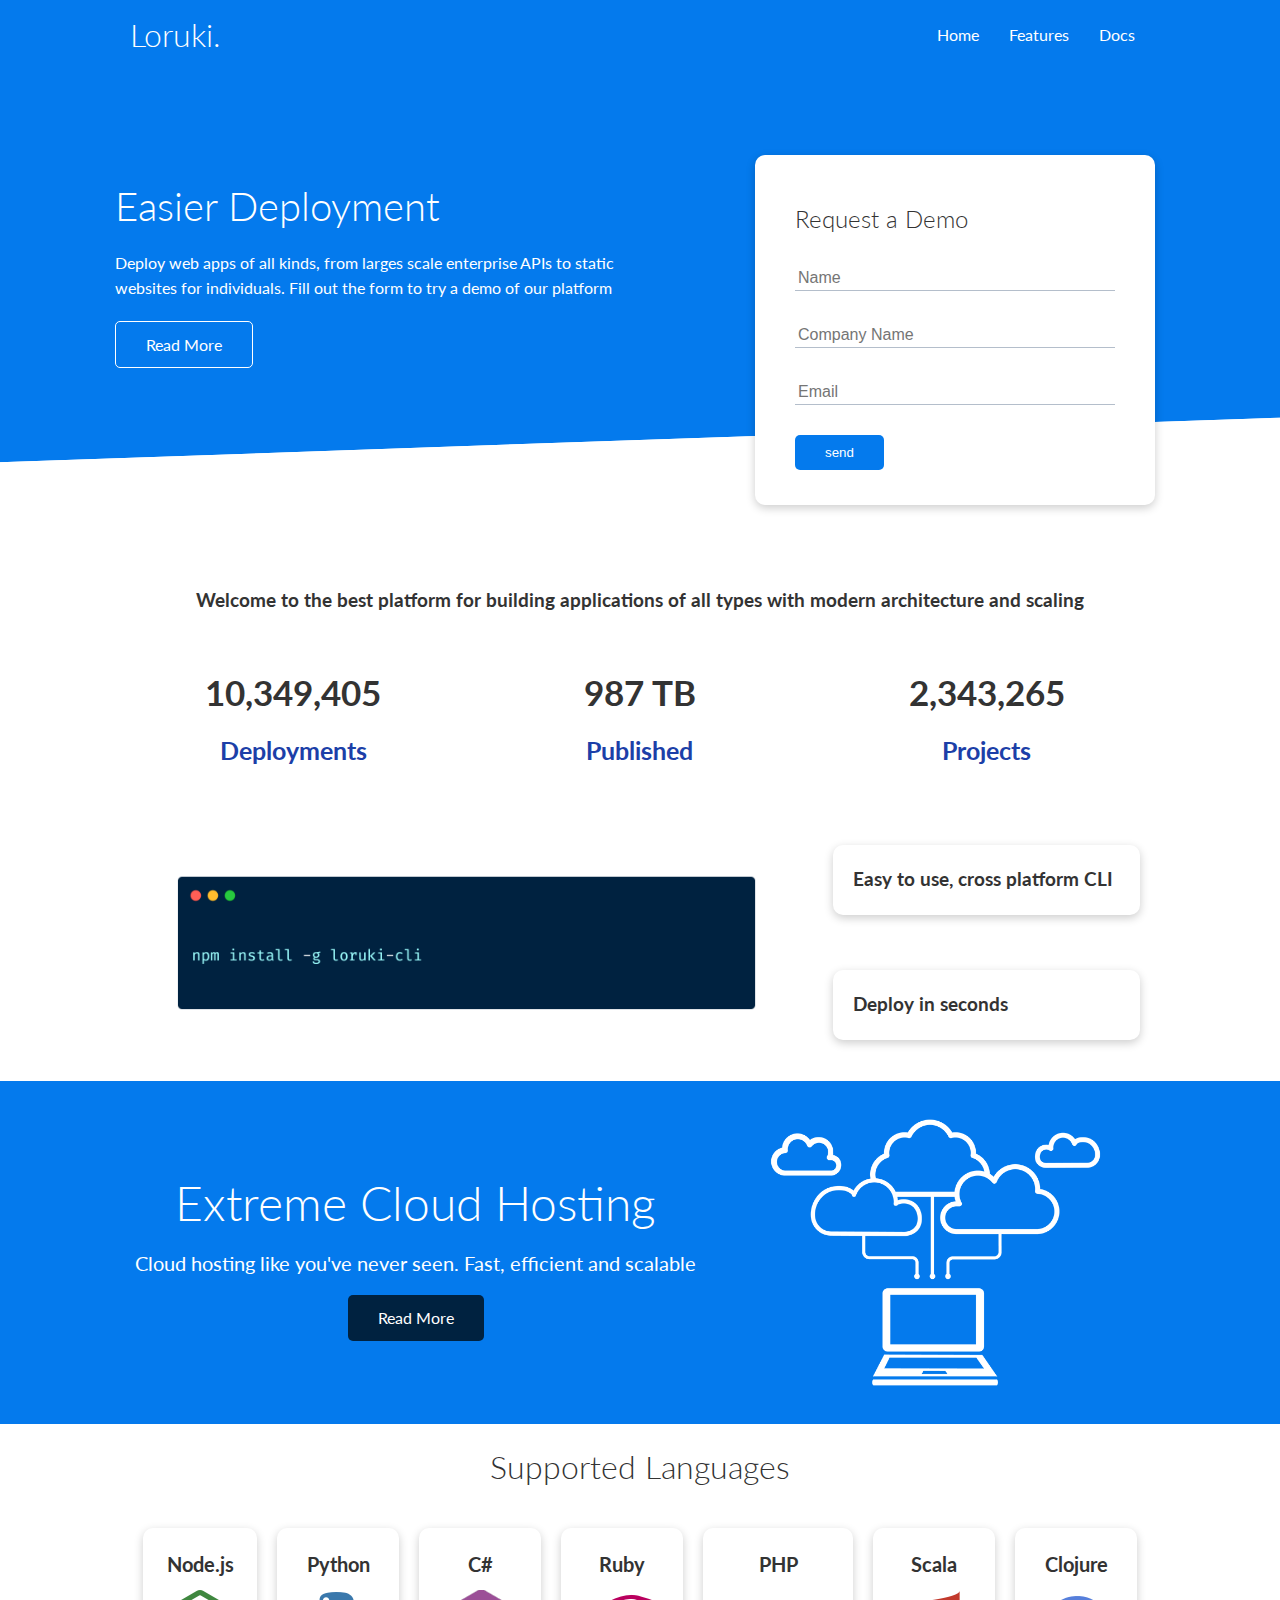
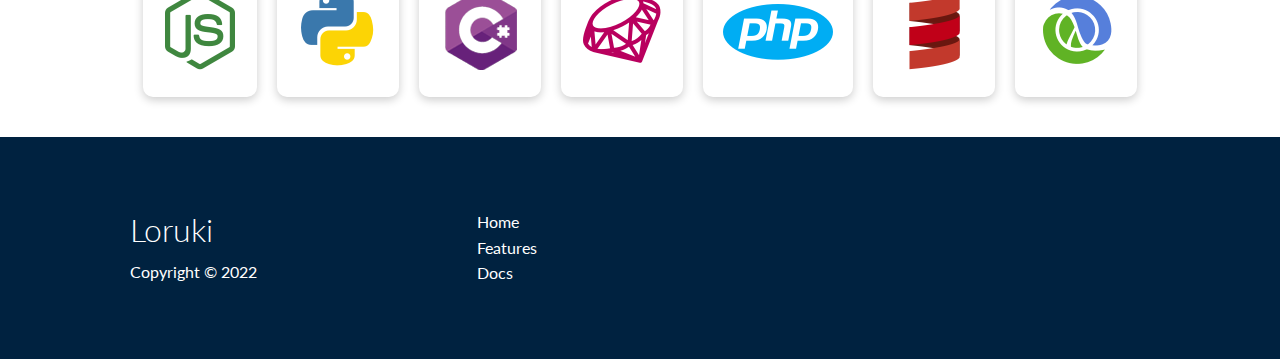
<file: index.html>
<!DOCTYPE html>
<html lang="en">
<head>
    <meta charset="UTF-8">
    <meta name="viewport" content="width=device-width, initial-scale=1.0">
    <link rel="stylesheet" href="https://cdnjs.cloudflare.com/ajax/libs/font-awesome/6.2.0/css/all.min.css" integrity="sha512-xh6O/CkQoPOWDdYTDqeRdPCVd1SpvCA9XXcUnZS2FmJNp1coAFzvtCN9BmamE+4aHK8yyUHUSCcJHgXloTyT2A==" crossorigin="anonymous" referrerpolicy="no-referrer" />
    <link rel="stylesheet" href="css/utilities.css">
    <link rel="stylesheet" href="css/style.css">
    <title>Loruki | Cloud Hosting For Everyone</title>
</head>
<body>
    <!-- Navbar -->
    <div class="navbar">
        <div class="container flex">
            <h1 class="logo">Loruki.</h1>
            <nav>
                <ul>
                    <li><a href="index.html">Home</a></li>
                    <li><a href="features.html">Features</a></li>
                    <li><a href="docs.html">Docs</a></li>
                </ul>
            </nav>
        </div>
    </div>

    <!-- Showcase -->
    <section class="showcase">
        <div class="container grid">
            <div class="showcase-text">
                <h1>Easier Deployment</h1>
                <p>Deploy web apps of all kinds, from larges scale enterprise APIs to static websites for individuals. Fill out the form to try a demo of our platform</p>
                <a href="features.html" class="btn btn-outline">Read More</a>
            </div>

            <div class="showcase-form card">
                <h2>Request a Demo</h2>
                <form>
                    <div class="form-control">
                        <input type="text" name="name" placeholder="Name" required>
                    </div>
                    <div class="form-control">
                        <input type="text" name="company" placeholder="Company Name" required>
                    </div>
                    <div class="form-control">
                        <input type="email" name="email" placeholder="Email" required>
                    </div>
                    <input type="submit" value="send" class="btn btn-primary">
                </form>
            </div>
        </div>
    </section>

    <!-- Stats -->
    <section class="stats">
        <div class="container">
            <h3 class="stats-heading text-center my-1"> <!-- 'my' refers to 'margin on y-axis' -->
                Welcome to the best platform for building applications of all types with modern architecture and scaling
            </h3>

            <div class="grid grid-3 text-center my-4">
                <div>
                    <i class="fas fa-server fa-3x"></i>
                    <h3>10,349,405</h3>
                    <p class="text-secondary">Deployments</p>
                </div>
                <div>
                    <i class="fas fa-upload fa-3x"></i>
                    <h3>987 TB</h3>
                    <p class="text-secondary">Published</p>
                </div>
                <div>
                    <i class="fas fa-project-diagram fa-3x"></i>
                    <h3>2,343,265</h3>
                    <p class="text-secondary">Projects</p>
                </div>
            </div>
        </div>
    </section>

    <!-- CLI -->
    <section class="cli">
        <div class="container grid">
            <img src="images/cli.png" alt="command line interface">
            <div class="card">
                <h3>Easy to use, cross platform CLI</h3>
            </div>
            <div class="card">
                <h3>Deploy in seconds</h3>
            </div>
        </div>
    </section>

    <!-- Cloud -->
    <section class="cloud bg-primary my-2 py-2">
        <div class="container grid">
            <div class="text-center">
                <h2 class="lg">Extreme Cloud Hosting</h2>
                <p class="lead my-1">Cloud hosting like you've never seen. Fast, efficient and scalable</p>
                <a href="features.html" class="btn btn-dark">Read More</a>
            </div>
            <img src="images/cloud.png" alt="some PC's connected to a cloud host">
        </div>
    </section>

    <!-- Languages -->
    <section class="languages">
        <h2 class="md text-center my-2">
            Supported Languages 
        </h2>
        <div class="container flex">
            <div class="card">
                <h4>Node.js</h4>
                <img src="images/logos/node.png" alt="node.js logo">
            </div>
            <div class="card">
                <h4>Python</h4>
                <img src="images/logos/python.png" alt="python logo">
            </div>
            <div class="card">
                <h4>C#</h4>
                <img src="images/logos/csharp.png" alt="c sharp logo">
            </div>
            <div class="card">
                <h4>Ruby</h4>
                <img src="images/logos/ruby.png" alt="ruby logo">
            </div>
            <div class="card">
                <h4>PHP</h4>
                <img src="images/logos/php.png" alt="php logo">
            </div>
            <div class="card">
                <h4>Scala</h4>
                <img src="images/logos/scala.png" alt="scala logo">
            </div>
            <div class="card">
                <h4>Clojure</h4>
                <img src="images/logos/clojure.png" alt="clojure logo">
            </div>
        </div>
    </section>

    <!-- Footer -->
    <footer class="footer bg-dark py-5">
        <div class="container grid grid-3">
            <div>
                <h1>Loruki</h1>
                <p>Copyright &copy; 2022</p>
            </div>
            <nav>
                <ul>
                    <li><a href="index.html">Home</a></li>
                    <li><a href="features.html">Features</a></li>
                    <li><a href="docs.html">Docs</a></li>
                </ul>
            </nav>
            <div class="social">
                <a href="#"><i class="fab fa-github fa-2x"></i></a>
                <a href="#"><i class="fab fa-facebook fa-2x"></i></a>
                <a href="#"><i class="fab fa-instagram fa-2x"></i></a>
                <a href="#"><i class="fab fa-twitter fa-2x"></i></a>
            </div>
        </div>
    </footer>
</body>
</html>
</file>
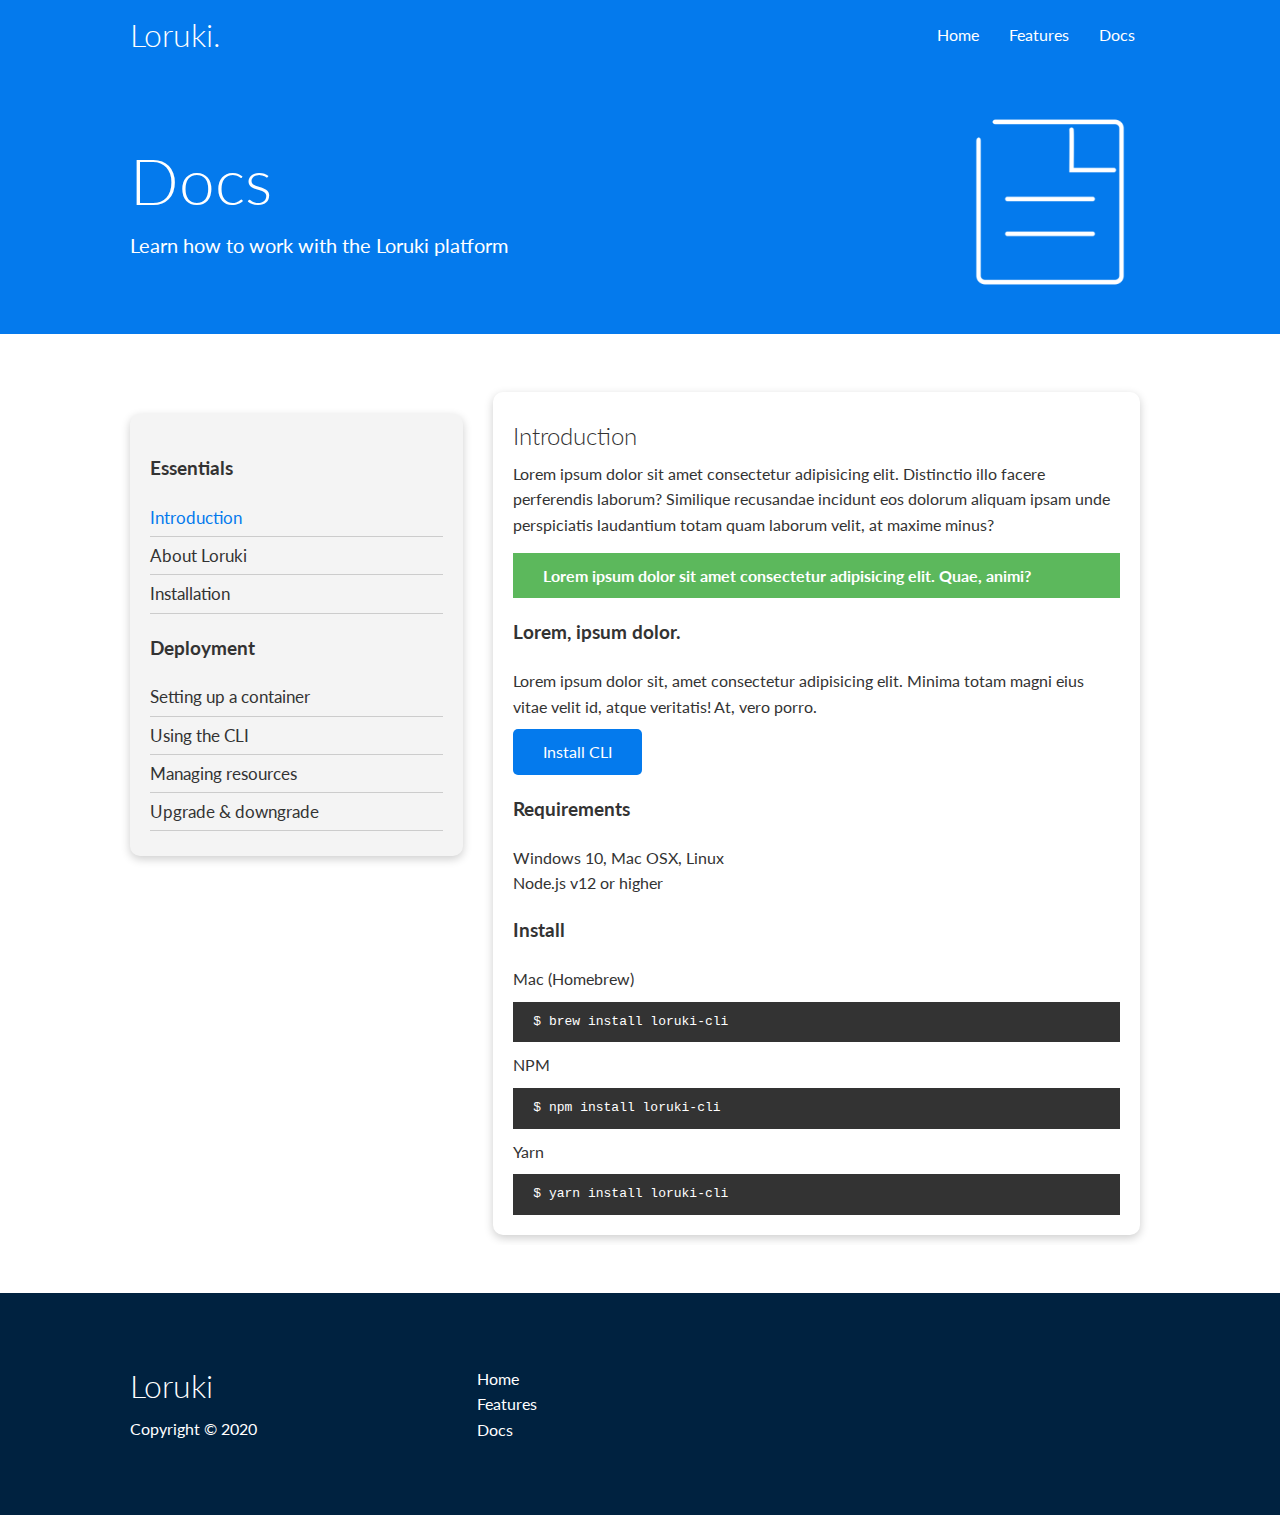
<file: docs.html>
<!DOCTYPE html>
<html lang="en">
<head>
    <meta charset="UTF-8">
    <meta name="viewport" content="width=device-width, initial-scale=1.0">
    <link rel="stylesheet" href="https://cdnjs.cloudflare.com/ajax/libs/font-awesome/6.2.0/css/all.min.css" integrity="sha512-xh6O/CkQoPOWDdYTDqeRdPCVd1SpvCA9XXcUnZS2FmJNp1coAFzvtCN9BmamE+4aHK8yyUHUSCcJHgXloTyT2A==" crossorigin="anonymous" referrerpolicy="no-referrer" />
    <link rel="stylesheet" href="css/utilities.css">
    <link rel="stylesheet" href="css/style.css">
    <title>Loruki | Cloud Hosting For Everyone</title>
</head>
<body>
    <!-- Navbar -->
    <div class="navbar">
        <div class="container flex">
            <h1 class="logo">Loruki.</h1>
            <nav>
                <ul>
                    <li><a href="index.html">Home</a></li>
                    <li><a href="features.html">Features</a></li>
                    <li><a href="docs.html">Docs</a></li>
                </ul>
            </nav>
        </div>
    </div>

    <!-- Head -->
    <section class="docs-head bg-primary py-3">
        <div class="container grid">
            <div>
                <h1 class="xl">Docs</h1>
                <p class="lead">
                    Learn how to work with the Loruki platform
                </p>
            </div>
            <img src="images/docs.png" alt="">
        </div>
    </section>

    <!-- Docs main -->
    <section class="docs-main my-4">
        <div class="container grid">
            <div class="card bg-light my-3">
                <h3 class="my-2">Essentials</h3>
                <nav>
                    <ul>
                        <li><a class="text-primary" href="#">Introduction</a></li>
                        <li><a href="#">About Loruki</a></li>
                        <li><a href="#">Installation</a></li>
                    </ul>
                </nav>

                <h3 class="my-2">Deployment</h3>
                <nav>
                    <ul>
                        <li><a href="#">Setting up a container</a></li>
							<li><a href="#">Using the CLI</a></li>
							<li><a href="#">Managing resources</a></li>
							<li><a href="#">Upgrade & downgrade</a></li>
                    </ul>
                </nav>
            </div>
            <div class="card">
                <h2>Introduction</h2>
                <p>Lorem ipsum dolor sit amet consectetur adipisicing elit. Distinctio illo facere perferendis laborum? Similique recusandae incidunt eos dolorum aliquam ipsam unde perspiciatis laudantium totam quam laborum velit, at maxime minus?</p>

                <div class="alert alert-success">
                    <i class="fas fa-info"></i> Lorem ipsum dolor sit amet consectetur adipisicing elit. Quae, animi?
                </div>

                <h3>Lorem, ipsum dolor.</h3>
                <p>Lorem ipsum dolor sit, amet consectetur adipisicing elit. Minima totam magni eius vitae velit id, atque veritatis! At, vero porro.</p>
                <a href="#" class="btn btn-primary">Install CLI</a>

                <h3>Requirements</h3>
                <ul>
                    <li>Windows 10, Mac OSX, Linux</li>
                    <li>Node.js v12 or higher</li>
                </ul>

                <h3>Install</h3>
                <p>Mac (Homebrew)</p>
                <pre><code>$ brew install loruki-cli</code></pre>
                <p>NPM</p>
                <pre><code>$ npm install loruki-cli</code></pre>
                <p>Yarn</p>
                <pre><code>$ yarn install loruki-cli</code></pre>

            </div>
        </div>
    </section>
    
    <!-- Footer -->
    <footer class="footer bg-dark py-5">
        <div class="container grid grid-3">
            <div>
                <h1>Loruki
                </h1>
                <p>Copyright &copy; 2020</p>
            </div>
            <nav>
                <ul>
                    <li><a href="index.html">Home</a></li>
                    <li><a href="features.html">Features</a></li>
                    <li><a href="docs.html">Docs</a></li>
                </ul>
            </nav>
            <div class="social">
                <a href="#"><i class="fab fa-github fa-2x"></i></a>
                <a href="#"><i class="fab fa-facebook fa-2x"></i></a>
                <a href="#"><i class="fab fa-instagram fa-2x"></i></a>
                <a href="#"><i class="fab fa-twitter fa-2x"></i></a>
            </div>
        </div>
    </footer>
</body>
</html>
</file>
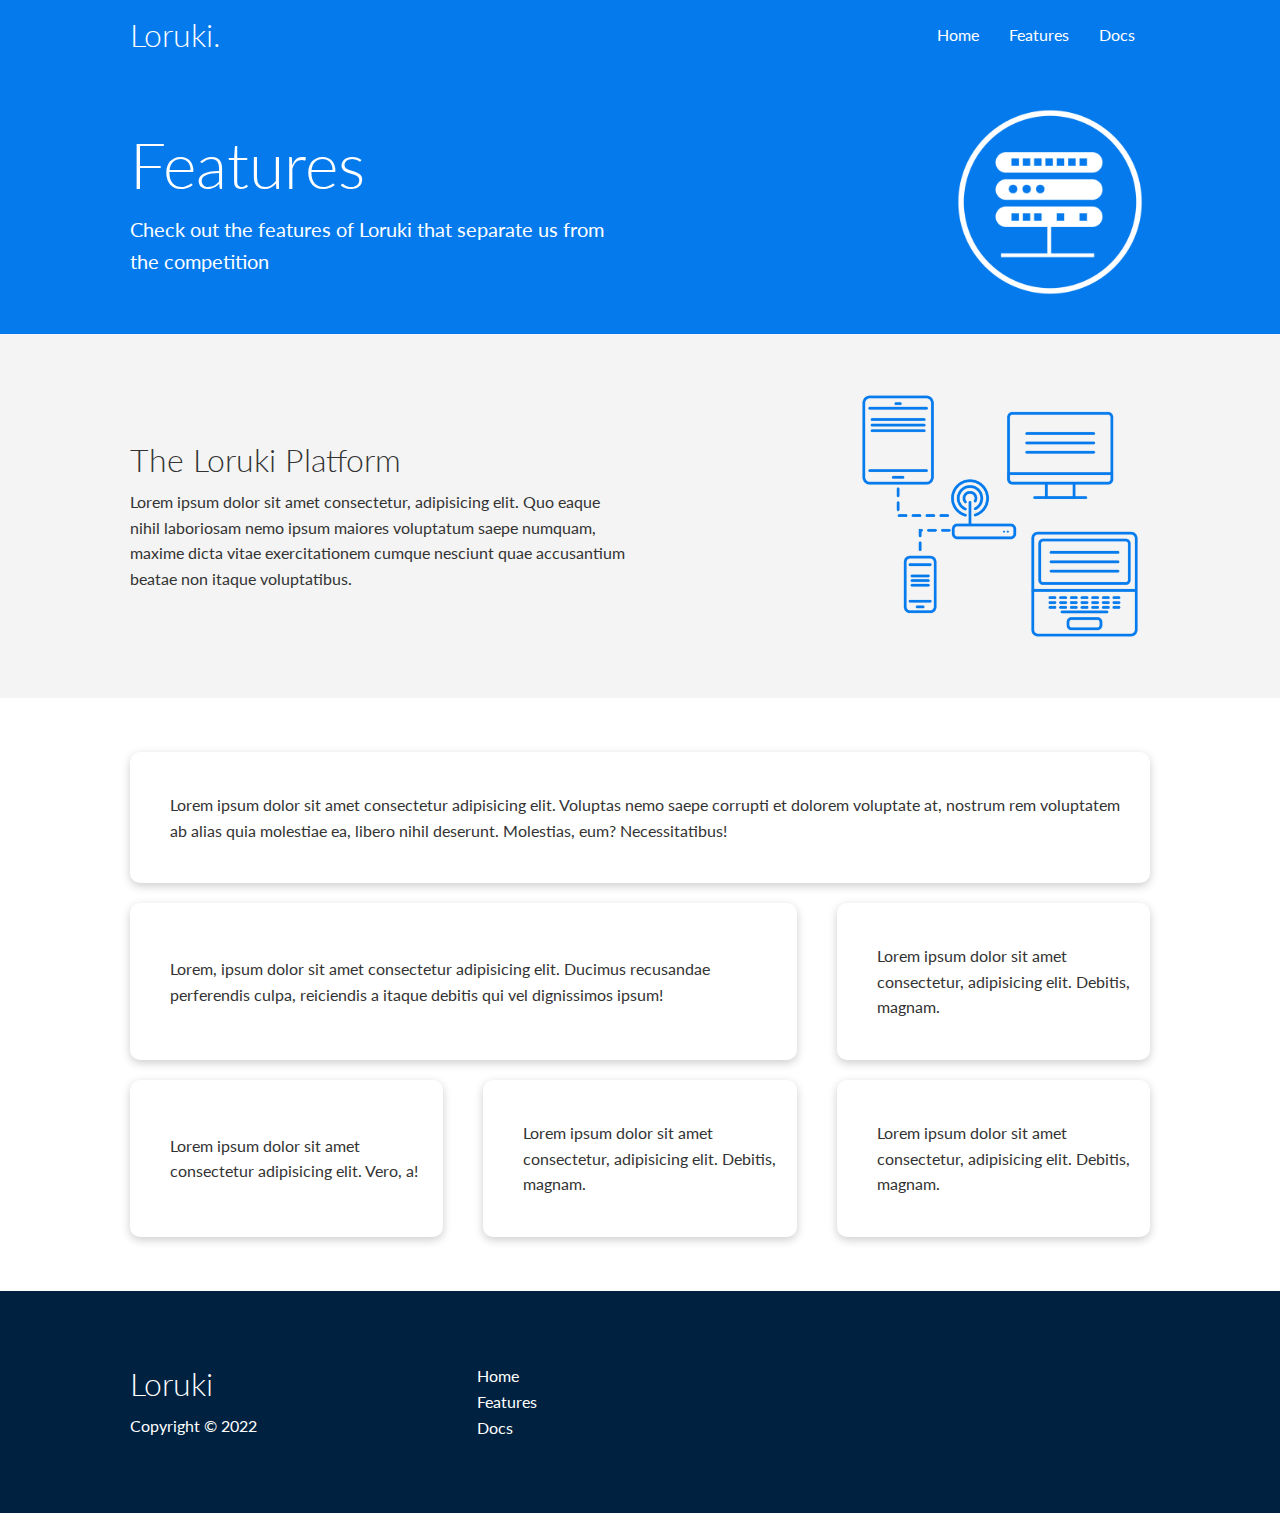
<file: features.html>
<!DOCTYPE html>
<html lang="en">
<head>
    <meta charset="UTF-8">
    <meta name="viewport" content="width=device-width, initial-scale=1.0">
    <link rel="stylesheet" href="https://cdnjs.cloudflare.com/ajax/libs/font-awesome/6.2.0/css/all.min.css" integrity="sha512-xh6O/CkQoPOWDdYTDqeRdPCVd1SpvCA9XXcUnZS2FmJNp1coAFzvtCN9BmamE+4aHK8yyUHUSCcJHgXloTyT2A==" crossorigin="anonymous" referrerpolicy="no-referrer" />
    <link rel="stylesheet" href="css/utilities.css">
    <link rel="stylesheet" href="css/style.css">
    <title>Loruki | Cloud Hosting For Everyone</title>
</head>
<body>
    <!-- Navbar -->
    <div class="navbar">
        <div class="container flex">
            <h1 class="logo">Loruki.</h1>
            <nav>
                <ul>
                    <li><a href="index.html">Home</a></li>
                    <li><a href="features.html">Features</a></li>
                    <li><a href="docs.html">Docs</a></li>
                </ul>
            </nav>
        </div>
    </div>

    <!-- Head -->
    <section class="features-head bg-primary py-3">
        <div class="container grid">
            <div>
                <h1 class="xl">Features</h1>
                <p class="lead">
                    Check out the features of Loruki that separate us from the competition
                </p>
            </div>
            <img src="images/server.png" alt="minimal server">
        </div>
    </section>

    <!-- Sub head -->
    <section class="features-sub-head bg-light py-3">
        <div class="container grid">
            <div>
                <h1 class="md">The Loruki Platform</h1>
                <p>
                    Lorem ipsum dolor sit amet consectetur, adipisicing elit. Quo eaque nihil laboriosam nemo ipsum maiores voluptatum saepe numquam, maxime dicta vitae exercitationem cumque nesciunt quae accusantium beatae non itaque voluptatibus.
                </p>
            </div>
            <img src="images/server2.png" alt="minimal server">
        </div>
    </section>

    <section class="features-main my-2">
        <div class="container grid grid-3">
            <div class="card flex">
                <i class="fas fa-server fa-3x"></i>
                <p>Lorem ipsum dolor sit amet consectetur adipisicing elit. Voluptas nemo saepe corrupti et dolorem voluptate at, nostrum rem voluptatem ab alias quia molestiae ea, libero nihil deserunt. Molestias, eum? Necessitatibus!</p>
            </div>
            <div class="card flex">
                <i class="fas fa-network-wired fa-3x"></i>
                <p>
                    Lorem, ipsum dolor sit amet consectetur adipisicing elit. Ducimus
                    recusandae perferendis culpa, reiciendis a itaque debitis qui vel
                    dignissimos ipsum!
                </p>
            </div>
            <div class="card flex">
                <i class="fas fa-laptop-code fa-3x"></i>
                <p>
                    Lorem ipsum dolor sit amet consectetur, adipisicing elit. Debitis,
                    magnam.
                </p>
            </div>
            <div class="card flex">
                <i class="fas fa-database fa-3x"></i>
                <p>
                    Lorem ipsum dolor sit amet consectetur adipisicing elit. Vero, a!
                </p>
            </div>
            <div class="card flex">
                <i class="fas fa-power-off fa-3x"></i>
                <p>
                    Lorem ipsum dolor sit amet consectetur, adipisicing elit. Debitis,
                    magnam.
                </p>
            </div>
            <div class="card flex">
                <i class="fas fa-upload fa-3x"></i>
                <p>
                    Lorem ipsum dolor sit amet consectetur, adipisicing elit. Debitis,
                    magnam.
                </p>
            </div>
        </div>
    </section>

    <!-- Footer -->
    <footer class="footer bg-dark py-5">
        <div class="container grid grid-3">
            <div>
                <h1>Loruki</h1>
                <p>Copyright &copy; 2022</p>
            </div>
            <nav>
                <ul>
                    <li><a href="index.html">Home</a></li>
                    <li><a href="features.html">Features</a></li>
                    <li><a href="docs.html">Docs</a></li>
                </ul>
            </nav>
            <div class="social">
                <a href="#"><i class="fab fa-github fa-2x"></i></a>
                <a href="#"><i class="fab fa-facebook fa-2x"></i></a>
                <a href="#"><i class="fab fa-instagram fa-2x"></i></a>
                <a href="#"><i class="fab fa-twitter fa-2x"></i></a>
            </div>
        </div>
    </footer>
</body>
</html>
</file>
<file: css/utilities.css>
.container {
    max-width: 1100px;
    margin: 0 auto;
    overflow: auto;
    padding: 0 40px;
}

.card {
    background-color: #FFF;
    color: #333;
    border-radius: 10px;
    box-shadow: 0 3px 10px rgba(0, 0, 0, 0.2);
    padding: 20px;
    margin: 10px;
}

.btn {
    display: inline-block;
    padding: 10px 30px;
    cursor: pointer;
    background-color: var(--primary-color);
    color: #FFF;
    border: none;
    border-radius: 5px; 
}

.btn-outline {
    background-color: transparent;
    border: 1px solid #FFF;
}

.btn:hover {
    transform: scale(0.98);
}

/* Backgrounds & Colored buttons */
.bg-primary,
.btn-primary {
    background-color: var(--primary-color);
    color: #FFF;
}

.bg-secondary,
.btn-secondary {
    background-color: var(--secondary-color);
    color: #FFF;
}

.bg-dark,
.btn-dark {
    background-color: var(--dark-color);
    color: #FFF;
}

.bg-light,
.btn-light {
    background-color: var(--light-color);
    color: #333;
}

.bg-primary a,
.btn-primary a,
.bg-secondary a,
.btn-secondary a,
.bg-dark a,
.btn-dark a {
    color: #FFF;
}

/* Text colors */
.text-primary {
    color: var(--primary-color);
}

.text-secondary {
    color: var(--secondary-color);
}

.text-dark {
    color: var(--dark-color);    
}

.text-light {
    color: var(--light-color);   
}

/* Text sizes */
.lead {
    font-size: 20px;
}

.sm {
    font-size: 1rem;
}

.md {
    font-size: 2rem;
}

.lg {
    font-size: 3rem;
}

.xl {
    font-size: 4rem;
}

.text-center {
    text-align: center;
}

/* Alert */
.alert {
    background-color: var(--light-color);
    padding: 10px 20px;
    font-weight: bold;
    margin: 15px 0;
}

.alert i {
    margin-right: 10px;
}

.alert-success {
    background-color: var(--success-color);
    color: #FFF;
}

.alert-error {
    background-color: var(--error-color);
    color: #FFF;
}

.flex {
    display: flex;
    justify-content: center;
    align-items: center;
    height: 100%;
}

.grid {
    display: grid;
    grid-template-columns: repeat(2, 1fr);
    gap: 20px;
    justify-content: center;
    align-items: center;
    height: 100%;
}

.grid-3 {
    grid-template-columns: repeat(3, 1fr);
}

/* Margin */
.my-1 {
    margin: 1rem 0;
}
.my-2 {
    margin: 1.5rem 0;
}
.my-3 {
    margin: 2rem 0;
}
.my-4 {
    margin: 3rem 0;
}
.my-5 {
    margin: 4rem 0;
}
.m-1 {
    margin: 1rem 0;
}
.m-2 {
    margin: 1.5rem 0;
}
.m-3 {
    margin: 2rem 0;
}
.m-4 {
    margin: 3rem 0;
}
.m-5 {
    margin: 4rem 0;
}

/* Padding */
.py-1 {
    padding: 1rem 0;
}
.py-2 {
    padding: 1.5rem 0;
}
.py-3 {
    padding: 2rem 0;
}
.py-4 {
    padding: 3rem 0;
}
.py-5 {
    padding: 4rem 0;
}
.p-1 {
    padding: 1rem 0;
}
.p-2 {
    padding: 1.5rem 0;
}
.p-3 {
    padding: 2rem 0;
}
.p-4 {
    padding: 3rem 0;
}
.p-5 {
    padding: 4rem 0;
}
</file>
<file: css/style.css>
@import url('https://fonts.googleapis.com/css2?family=Lato:wght@300&display=swap');

:root {
    --primary-color: #047AED;
    --secondary-color: #1C3FA8;
    --dark-color: #002240;
    --light-color: #F4F4F4;  
    --success-color: #5CB85C;
    --error-color: #D9534F;
}

* {
    box-sizing: border-box;
    padding: 0;
    margin: 0;
}

body {
    font-family: 'Lato', sans-serif;
    color: #333;
    line-height: 1.6;
}

ul {
    list-style-type: none;
}

a {
    text-decoration: none;
    color: #333;
}

h1, h2 {
    font-weight: 300;
    line-height: 1.2;
    margin: 10px 0;
}

p {
    margin: 10px 0;
}

img {
    width: 100%;
}

code, 
pre {
    background: #333;
    color: #FFF;
    padding: 10px;
}

/* Navbar */
.navbar {
    background-color: var(--primary-color);
    color: #FFF;
    height: 70px;
}

.navbar ul {
    display: flex;
}

.navbar a {
    color: #FFF;
    padding: 10px;
    margin: 0 5px;
}

.navbar a:hover {
    border-bottom: 2px #FFF solid;
}

.navbar .flex {
    justify-content: space-between;
}

/* Showcase */
.showcase {
    height: 400px;
    background-color: var(--primary-color);
    color: #FFF;
    position: relative;
}

.showcase h1 {
    font-size: 40px;
}

.showcase p {
    margin: 20px 0;
}

.showcase .grid {
    overflow: visible;
    grid-template-columns: 55% 45%;
    gap: 30px;
}

.showcase-text {
    animation: slideInFromLeft 1s ease-in;
}

.showcase-form {
    position: relative;
    top: 60px;
    height: 350px;
    width: 400px;
    padding: 40px;
    z-index: 100;
    justify-self: flex-end;
    animation: slideInFromRight 1s ease-in;
}

.showcase-form .form-control {
    margin: 30px 0;
}

.showcase-form input[type='text'],
.showcase-form input[type='email'] {
    border: 0;
    border-bottom: 1px solid #B4BECB;
    width: 100%;
    padding: 3px;
    font-size: 16px;
}

.showcase-form input:focus {
    outline: none;
}

.showcase::before,
.showcase::after {
    content: '';
    position: absolute;
    height: 100px;
    bottom: -70px;
    right: 0;
    left: 0;
    background: #FFF;
    transform: skewY(-2deg);
    -webkit-transform: skewY(-2deg);
    -moz-transform: skewY(-2deg);
    -ms-transform: skewY(-2deg);
}

/* Stats */
.stats {
    padding-top: 100px;
    animation: slideInFromBottom 1s ease-in;
}

.stats.heading {
    max-width: 500px;
    margin: auto;
}

.stats .grid h3 {
    font-size: 35px;
}

.stats .grid p {
    font-size: 25px;
    font-weight: bold;
}

/* CLI */
.cli .grid {
    grid-template-columns: repeat(3, 1fr);
    grid-template-rows: repeat(2, 1fr);
}

.cli .grid > *:first-child {
    grid-column: 1 / span 2;
    grid-row: 1 / span 2;
}

/* Cloud */
.cloud .grid {
    grid-template-columns: 4fr 3fr;
}

/* Languages */
.languages .flex {
    flex-wrap: wrap;
}

.languages .card {
    text-align: center;
    margin: 18px 10px 40px;
    transition: transform 0.2s ease-in;
}

.languages .card h4 {
    font-size: 20px;
    margin-bottom: 10px;
}

.languages .card:hover {
    transform: translateY(-15px);
}

/* Features */
.features-head img,
.docs-head img {
    width: 200px;
    justify-self: flex-end;
}

.features-sub-head img {
    width: 300px;
    justify-self: flex-end;
}

.features-main .card > i {
    margin-right: 20px;
}

.features-main .grid {
    padding: 30px;
}

.features-main .grid > *:first-child {
    grid-column: 1 / span 3;
}

.features-main .grid > *:nth-child(2) {
    grid-column: 1 / span 2;
}

/* Docs */
.docs-main h3 {
    margin: 20px 0;
}

.docs-main .grid {
    grid-template-columns: 1fr 2fr;
    align-items: flex-start;
}

.docs-main nav li {
    font-size: 17px;
    padding-bottom: 5px;
    margin-bottom: 5px;
    border-bottom: 1px #CCC solid;
}

.docs-main a:hover {
    font-weight: bold;
}

/* Footer */
.footer .social a {
    margin: 0 10px;
}

/* Animations */
@keyframes slideInFromLeft {
    0% {
        transform: translateX(-100%);
    }

    100% {
        transform: translateX(0%);
    }
}

@keyframes slideInFromRight {
    0% {
        transform: translateX(100%);
    }

    100% {
        transform: translateX(0%);
    }
}

@keyframes slideInFromTop {
    0% {
        transform: translateY(-100%);
    }

    100% {
        transform: translateY(0%);
    }
}

@keyframes slideInFromBottom {
    0% {
        transform: translateY(100%);
    }

    100% {
        transform: translateY(0%);
    }
}


/* Tablets and under */
@media (max-width: 768px) {
    .grid,
    .showcase .grid,
    .stats .grid,
    .cli .grid,
    .cloud .grid,
    .features-main .grid,
    .docs-main .grid {
        grid-template-columns: 1fr;
        grid-template-rows: 1fr;
    }

    .showcase {
        height: auto;
    }

    .showcase-text {
        text-align: center;
        margin-top: 40px;
        animation: slideInFromTop 1s ease-in;
    }

    .showcase-form {
        justify-self: center;
        margin: auto;
        animation: slideInFromBottom 1s ease-in;
    }

    .cli .grid > *:first-child {
        grid-column: 1;
        grid-row: 1;
    }

    .features-head,
    .features-sub-head,
    .docs-head {
        text-align: center;
    }

    .features-head img,
    .features-sub-head img,
    .docs-head img {
        justify-self: center;
    }

    .features-main .grid > *:first-child,
    .features-main .grid > *:nth-child(2) {
        grid-column: 1;
    }
}


/* Mobile */
@media (max-width: 500px) {
    .navbar {
        height: 110px;
    }

    .navbar .flex {
        flex-direction: column;
    }

    .navbar ul {
        padding: 10px;
        background-color: rgba(0, 0, 0, 0.01);
    }
}
</file>
